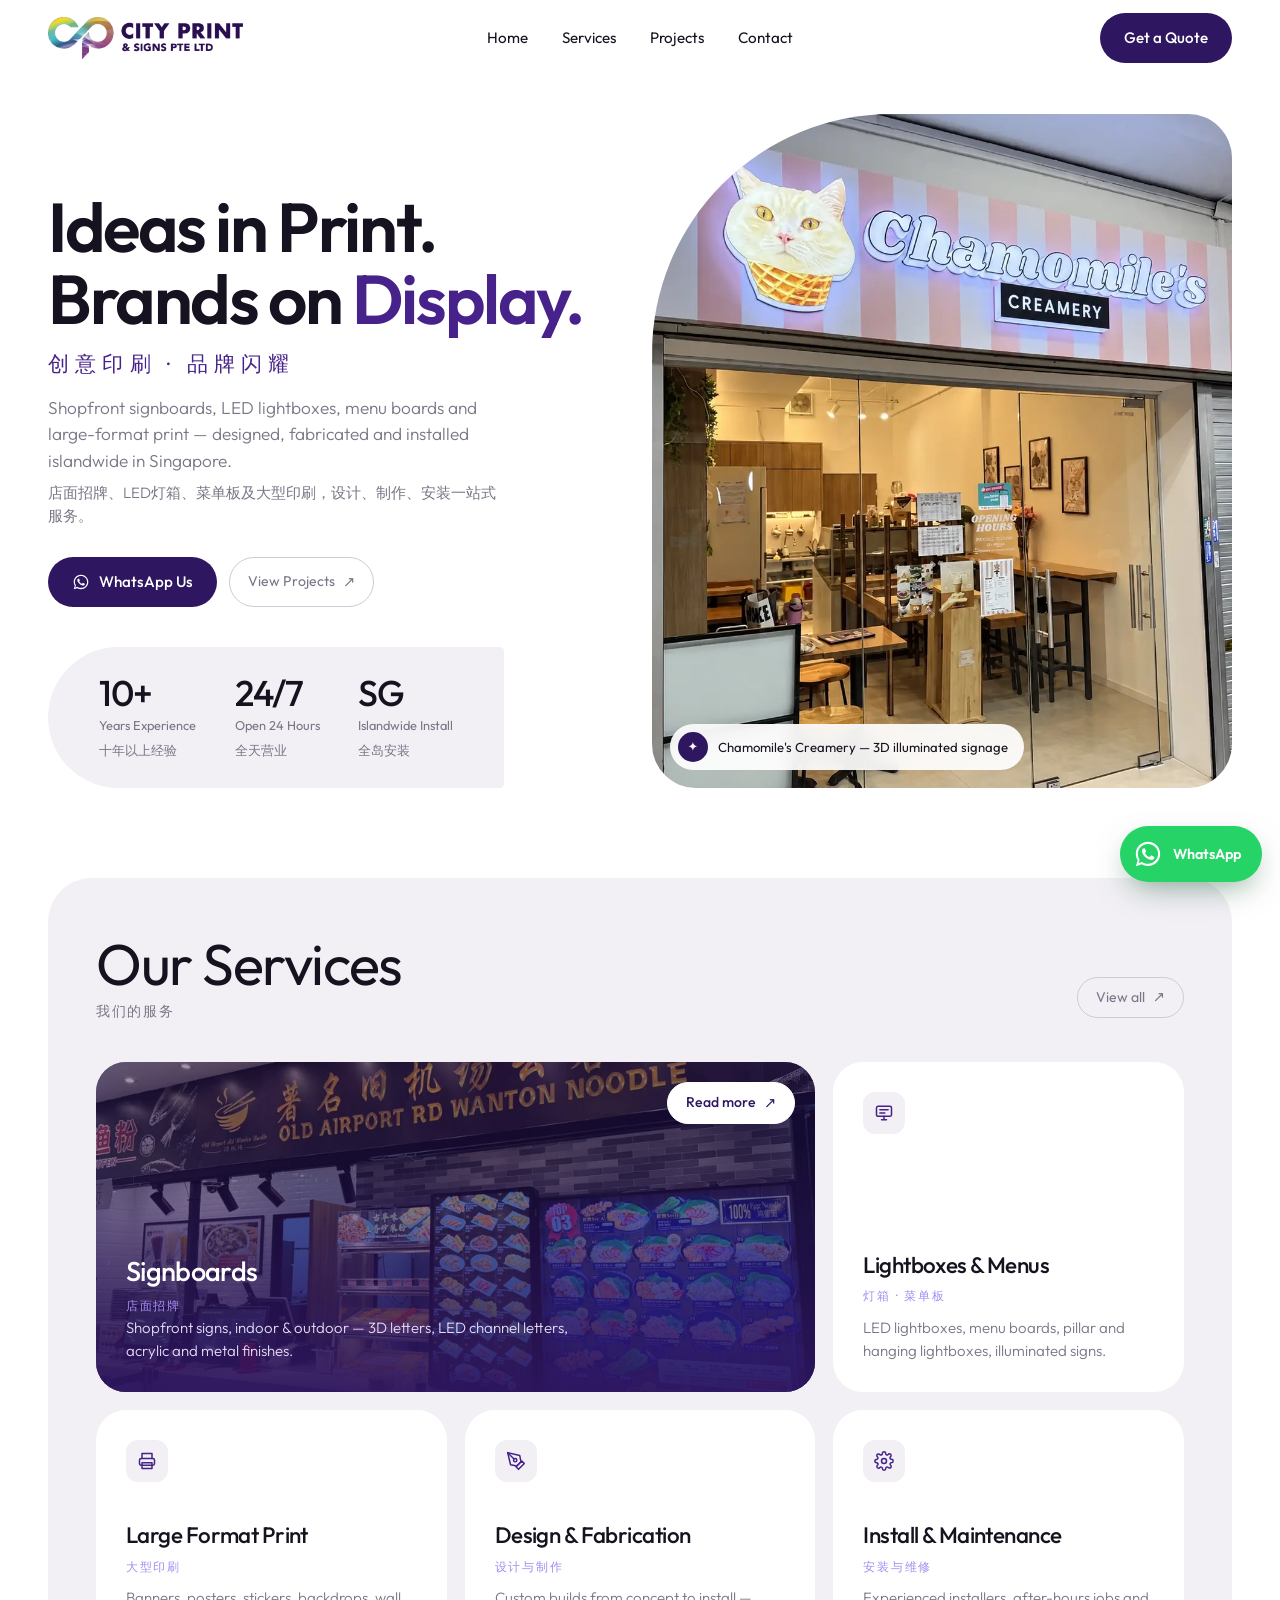
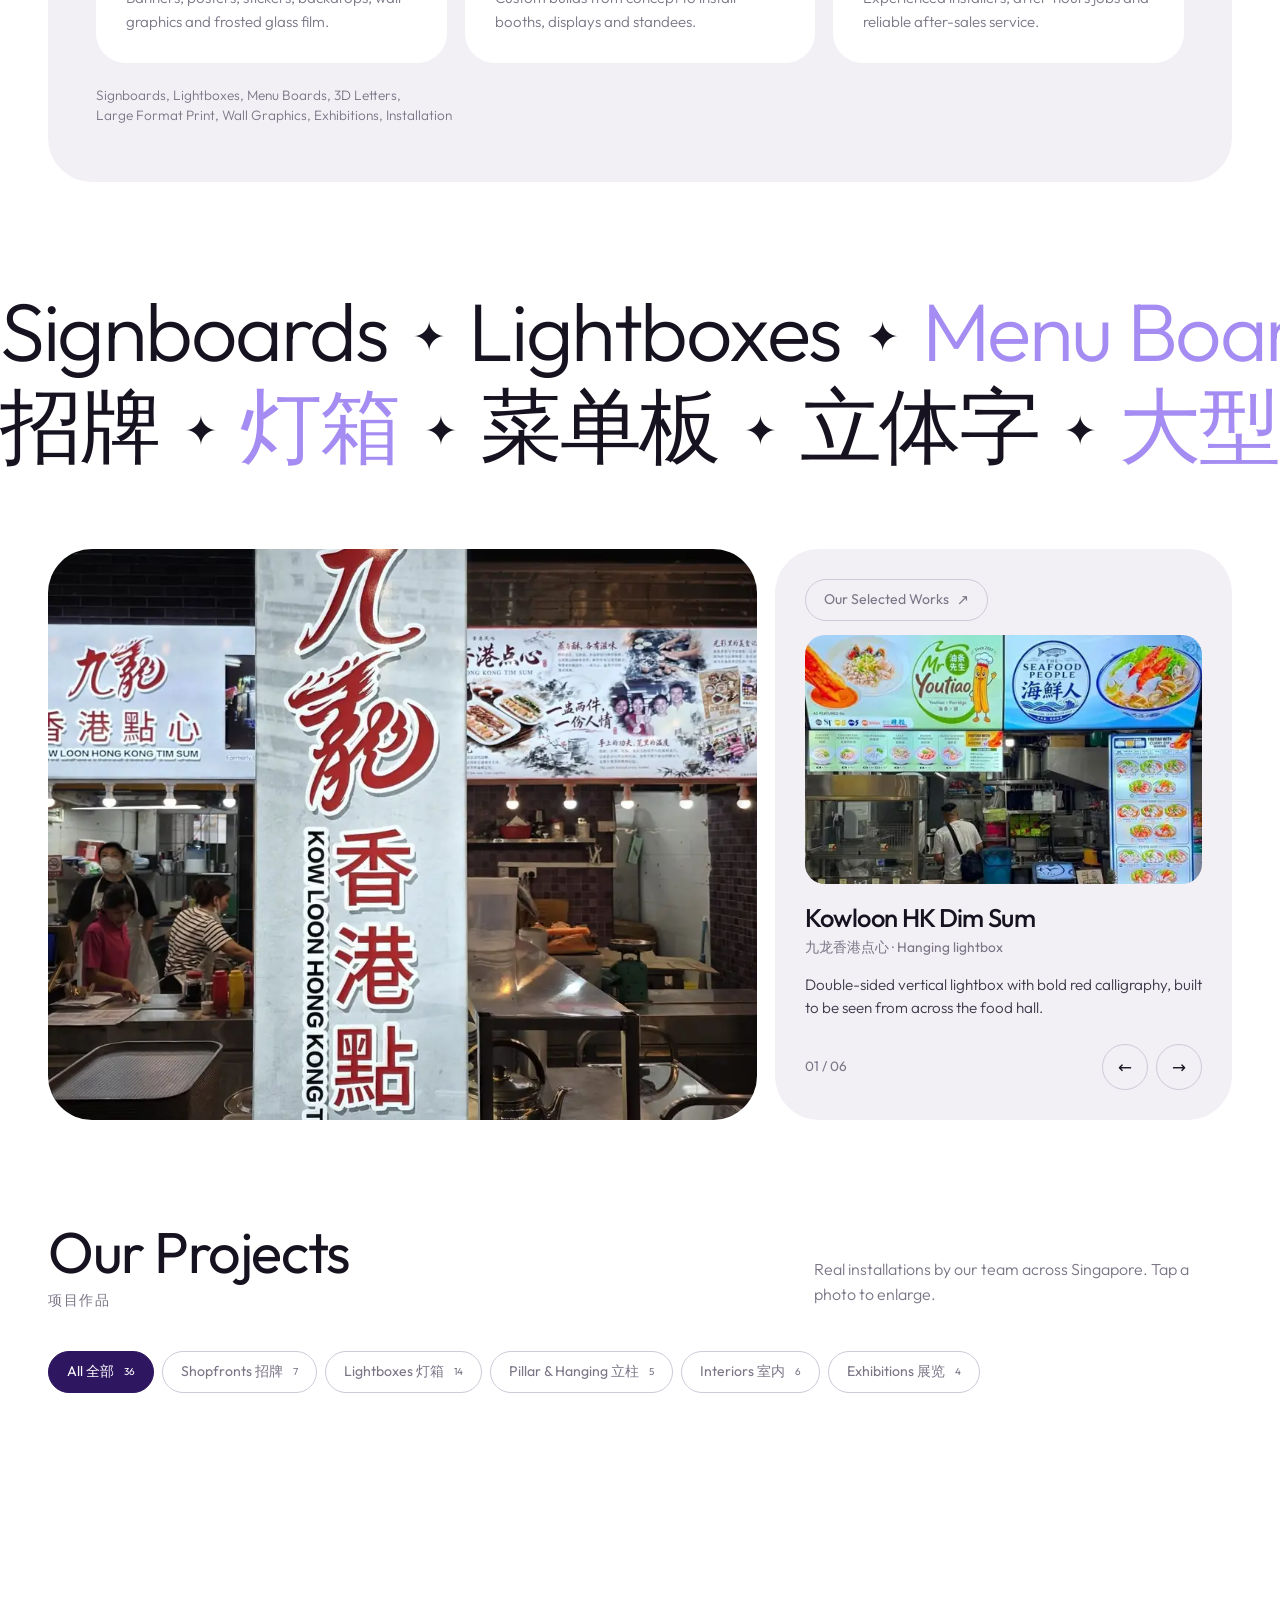
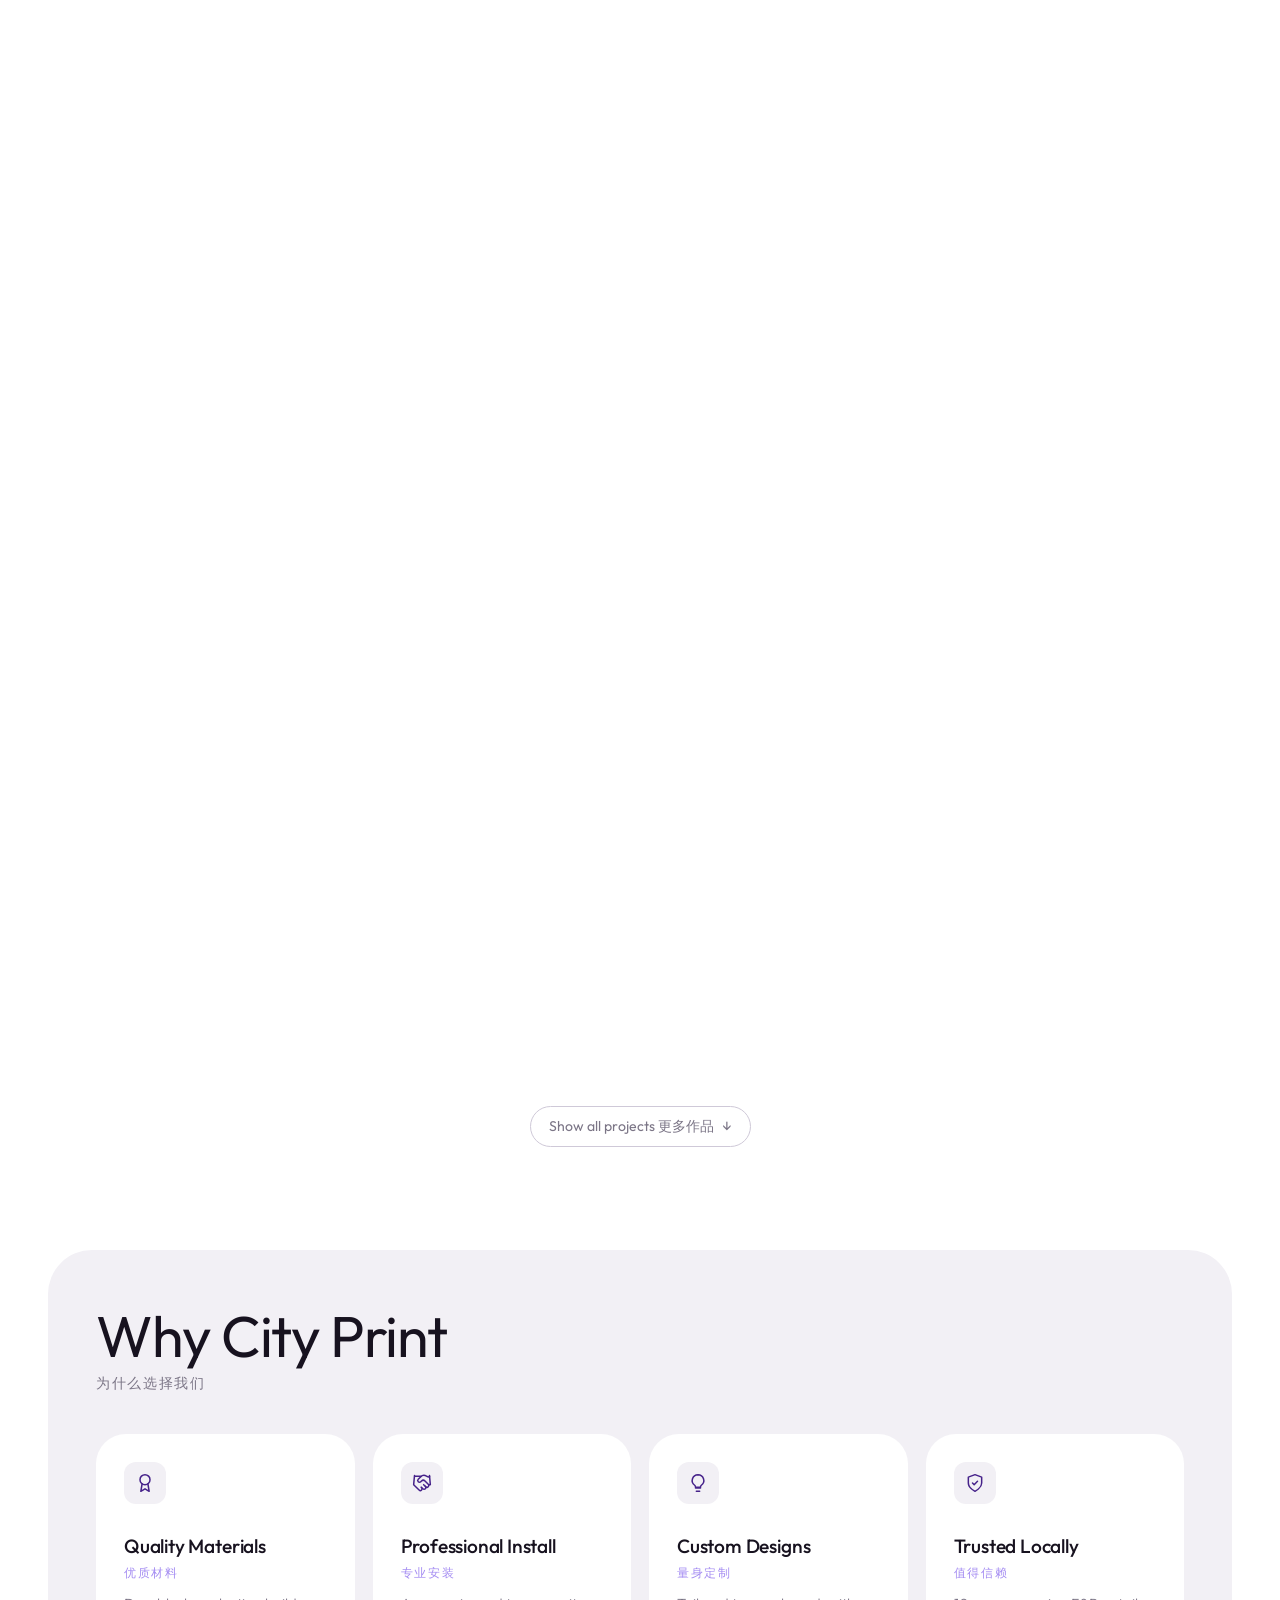
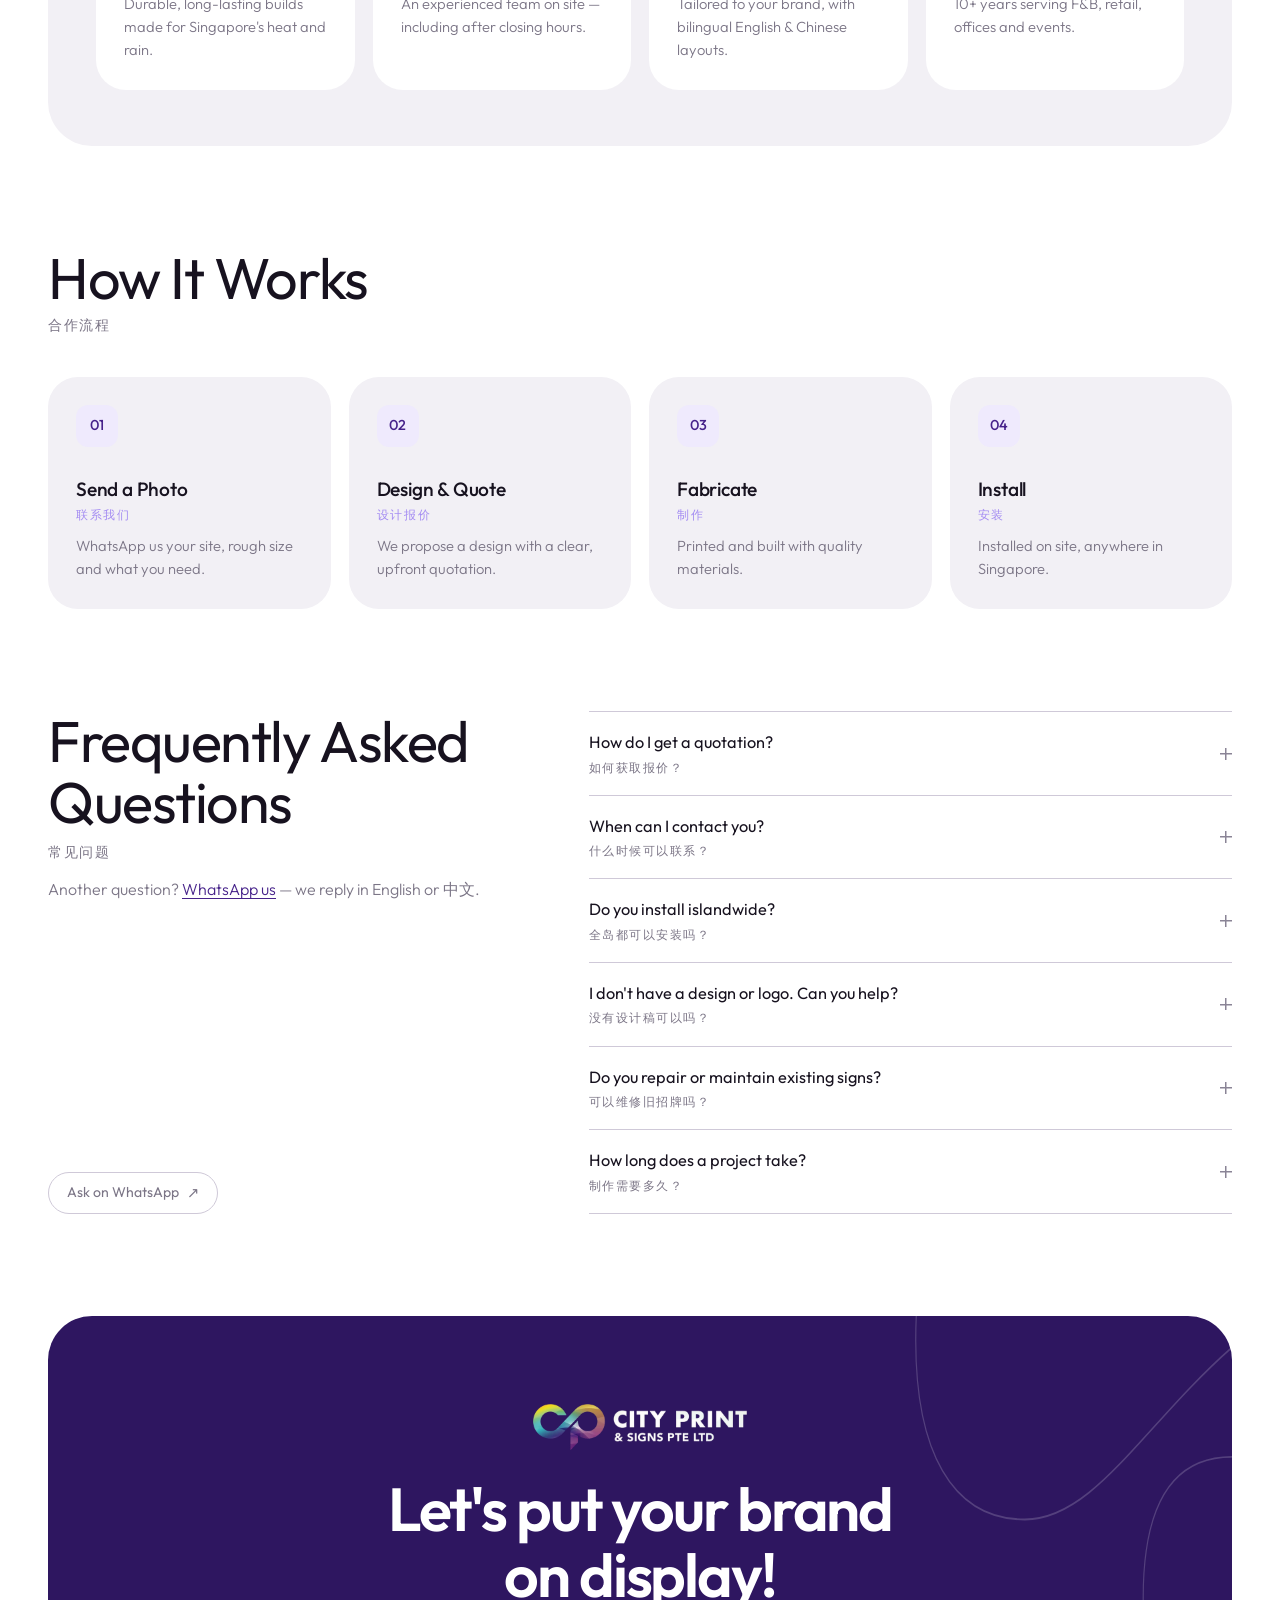
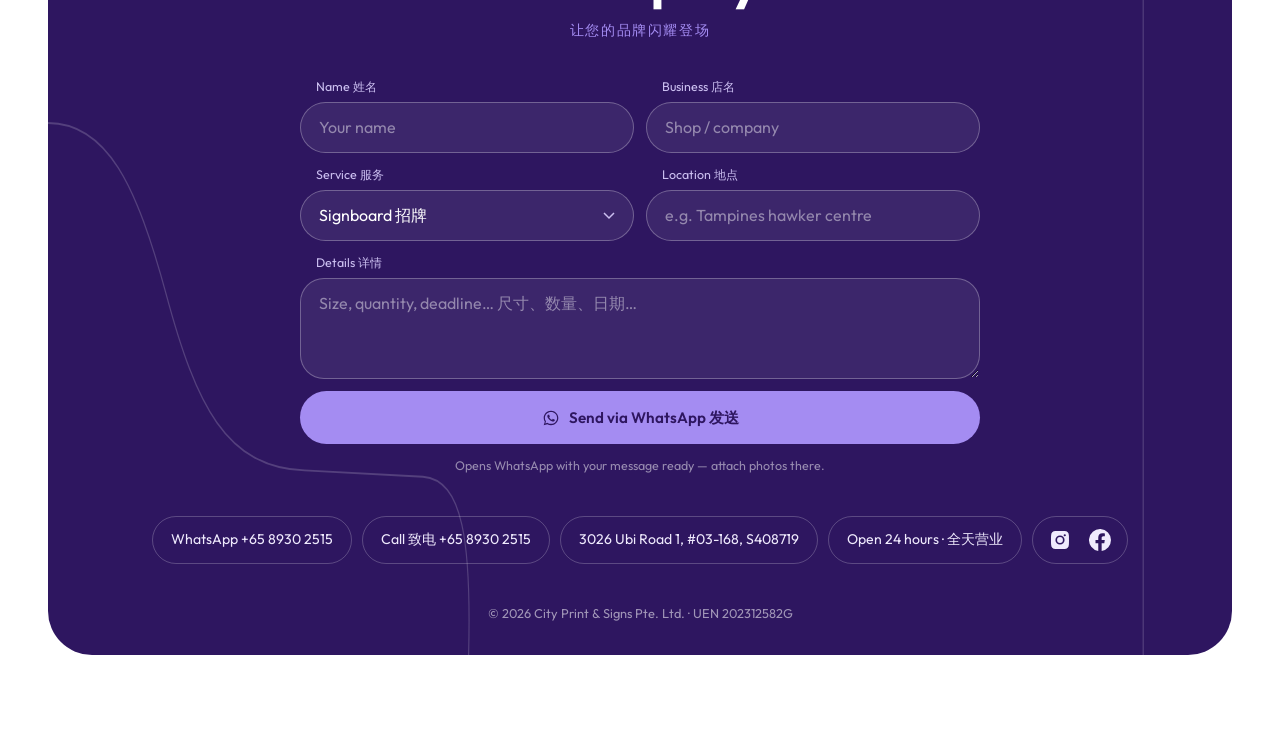
<file: index.html>
<!doctype html>
<html lang="en-SG">
<head>
<meta charset="utf-8">
<meta name="viewport" content="width=device-width, initial-scale=1, viewport-fit=cover">
<title>City Print &amp; Signs Singapore | Signboards, Lightboxes &amp; Printing 招牌 · 灯箱 · 印刷</title>
<meta name="description" content="City Print & Signs Pte. Ltd. — signage specialists in Singapore for 10+ years. Shopfront signboards, LED lightboxes, menu boards, large format printing, design, fabrication and islandwide installation. Open 24 hours. 新加坡招牌、灯箱、菜单板及大型印刷。">
<meta name="theme-color" content="#ffffff">
<link rel="canonical" href="https://cityprint.sg/">
<meta property="og:type" content="website">
<meta property="og:title" content="City Print & Signs — Ideas in Print. Brands on Display.">
<meta property="og:description" content="Signboards, lightboxes, menu boards & large format printing in Singapore. WhatsApp 8930 2515.">
<meta property="og:image" content="https://cityprint.sg/assets/img/og-banner.jpg">
<meta property="og:url" content="https://cityprint.sg/">
<link rel="icon" href="assets/img/favicon-32.png" sizes="32x32">
<link rel="icon" href="assets/img/favicon-48.png" sizes="48x48">
<link rel="manifest" href="site.webmanifest">
<link rel="apple-touch-icon" href="assets/img/apple-touch-icon.png">
<link rel="preload" as="font" type="font/woff2" href="assets/fonts/outfit.woff2" crossorigin>
<link rel="preload" as="image" href="assets/img/work/chamomiles-v2-960.webp" imagesrcset="assets/img/work/chamomiles-v2-480.webp 480w, assets/img/work/chamomiles-v2-960.webp 960w" imagesizes="(max-width: 860px) 92vw, 46vw" fetchpriority="high">
<script type="application/ld+json">
{"@context":"https://schema.org","@type":"LocalBusiness","name":"City Print & Signs Pte. Ltd.","alternateName":"City Print","description":"Your complete signage specialist: signboards, lightboxes, large format printing, design, fabrication and installation.","url":"https://cityprint.sg/","telephone":"+65 8930 2515","image":"https://cityprint.sg/assets/img/og-banner.jpg","logo":"https://cityprint.sg/assets/img/icon-512.png","areaServed":{"@type":"Country","name":"Singapore"},"address":{"@type":"PostalAddress","streetAddress":"3026 Ubi Road 1, #03-168","addressLocality":"Singapore","postalCode":"408719","addressCountry":"SG"},"sameAs":["https://www.instagram.com/cityprintsigns/","https://www.facebook.com/cityprintsg"],"openingHoursSpecification":{"@type":"OpeningHoursSpecification","dayOfWeek":["Monday","Tuesday","Wednesday","Thursday","Friday","Saturday","Sunday"],"opens":"00:00","closes":"23:59"},"identifier":{"@type":"PropertyValue","propertyID":"UEN","value":"202312582G"}}
</script>
<style>
@font-face{font-family:"Outfit";src:url(assets/fonts/outfit.woff2) format("woff2");font-weight:100 900;font-style:normal;font-display:swap}
:root{
  --bg:#fff;--panel:#f2f0f5;--card:#fff;--ink:#17121f;--muted:#7b7586;--line:#e5e1eb;
  --plum:#2e1660;--plum-2:#46228a;--lav:#a48cf2;--lav-soft:#efeafd;--wa:#25d366;
  --font:"Outfit","Helvetica Neue",system-ui,-apple-system,"Segoe UI",Roboto,Arial,"PingFang SC","Hiragino Sans GB","Microsoft YaHei","Noto Sans SC",sans-serif;
  --r-xl:44px;--r-lg:30px;--r-md:20px;
  --gut:clamp(16px,4vw,48px);
  --shadow:0 24px 48px -28px rgba(46,22,96,.28);
}
*{box-sizing:border-box}
html{scroll-behavior:smooth;-webkit-text-size-adjust:100%}
body{margin:0;font-family:var(--font);font-size:16px;font-weight:400;color:var(--ink);background:var(--bg);line-height:1.55;-webkit-font-smoothing:antialiased}
img{display:block;max-width:100%;height:auto}
a{color:inherit;text-decoration:none}
button{font:inherit;color:inherit}
h1,h2,h3{margin:0;font-weight:500;letter-spacing:-.025em}
p{margin:0}
.wrap{width:min(1240px,100% - 2*var(--gut));margin-inline:auto}
.zh{color:var(--muted);letter-spacing:.12em;font-size:.85rem}
.lav{color:var(--lav)}
.plum{color:var(--plum-2)}

/* pills */
.btn{display:inline-flex;align-items:center;justify-content:center;gap:9px;padding:13px 24px;border-radius:999px;border:0;background:var(--plum);color:#fff;font-size:.95rem;font-weight:500;cursor:pointer;transition:background .25s,transform .2s}
.btn:hover{background:var(--plum-2)}
.btn:active{transform:scale(.97)}
.btn svg{width:18px;height:18px;flex:none}
.pill{display:inline-flex;align-items:center;gap:8px;padding:9px 18px;border-radius:999px;border:1px solid #cfc9d8;background:transparent;color:var(--muted);font-size:.88rem;cursor:pointer;transition:all .25s;white-space:nowrap}
.pill:hover{border-color:var(--plum);color:var(--plum)}
.pill.dark{background:var(--plum);border-color:var(--plum);color:#fff}
.pill.white{background:#fff;border-color:#fff;color:var(--plum);font-weight:500}
.arr{font-size:1.05em;line-height:1}

/* header */
.hdr{position:sticky;top:0;z-index:30;background:rgba(255,255,255,.88);backdrop-filter:blur(14px);-webkit-backdrop-filter:blur(14px)}
.nav{display:grid;grid-template-columns:1fr auto 1fr;align-items:center;height:76px}
.brand img{height:42px;width:auto}
.links{display:flex;gap:34px;font-size:.95rem}
.links a:hover{color:var(--plum-2)}
.nav-cta{justify-self:end}
.menu-btn{display:none;justify-self:end;width:46px;height:46px;border-radius:999px;border:1px solid var(--line);background:#fff;cursor:pointer;padding:0}
.menu-btn span{display:block;width:18px;height:1.6px;background:var(--ink);margin:4px auto;transition:transform .25s}
.menu-btn[aria-expanded=true] span:first-child{transform:translateY(2.8px) rotate(45deg)}
.menu-btn[aria-expanded=true] span:last-child{transform:translateY(-2.8px) rotate(-45deg)}

/* hero */
.hero{display:grid;grid-template-columns:1fr 1.05fr;gap:clamp(24px,4vw,56px);align-items:stretch;padding:clamp(20px,3vw,40px) 0 clamp(56px,7vw,96px)}
.hero-l{display:flex;flex-direction:column;justify-content:space-between;gap:40px;padding-top:clamp(24px,6vw,96px)}
.hero h1{font-size:clamp(2.6rem,5.4vw,4.6rem);font-weight:600;line-height:1.04;letter-spacing:-.035em}
.hero h1 .zh{display:block;font-size:.3em;font-weight:400;letter-spacing:.3em;margin-top:18px;color:var(--plum-2)}
.lead{font-size:1.08rem;color:var(--muted);max-width:42ch;margin-top:20px;font-weight:300}
.lead span{display:block;margin-top:6px;font-size:.94rem}
.cta-row{display:flex;flex-wrap:wrap;gap:12px;margin-top:30px}
.stats{display:flex;gap:clamp(20px,3vw,44px);background:var(--panel);border-radius:999px 60px 60px 999px;padding:26px clamp(28px,4vw,52px);width:max-content;max-width:100%}
.stats b{display:block;font-size:clamp(1.7rem,2.8vw,2.3rem);font-weight:500;line-height:1.1;letter-spacing:-.03em}
.stats span{font-size:.8rem;color:var(--muted);white-space:nowrap}
.hero-r{position:relative;background:var(--panel);border-radius:240px var(--r-xl) var(--r-xl) var(--r-xl);overflow:hidden;min-height:520px}
.hero-r img{position:absolute;inset:0;width:100%;height:100%;object-fit:cover;object-position:50% 30%}
.hero-r .tag{position:absolute;left:18px;bottom:18px;display:flex;align-items:center;gap:10px;background:rgba(255,255,255,.92);backdrop-filter:blur(8px);border-radius:999px;padding:8px 16px 8px 8px;font-size:.82rem}
.hero-r .tag i{width:30px;height:30px;border-radius:50%;background:var(--plum);color:#fff;display:grid;place-items:center;font-style:normal;font-size:.8rem}

/* panels */
.panel{background:var(--panel);border-radius:var(--r-xl);padding:clamp(28px,4.5vw,56px) clamp(18px,4vw,48px)}
.sec{margin-top:clamp(56px,8vw,110px)}
.head{display:flex;justify-content:space-between;align-items:end;gap:20px;flex-wrap:wrap;margin-bottom:clamp(28px,4vw,44px)}
.head h2{font-size:clamp(2.2rem,4.6vw,3.6rem);font-weight:400;line-height:1.05}
.head h2 .zh{display:block;font-size:.85rem;font-weight:400;margin-top:10px}

/* services */
.svc{display:grid;grid-template-columns:repeat(3,1fr);gap:18px}
.s{background:var(--card);border-radius:var(--r-lg);padding:30px;display:flex;flex-direction:column;gap:10px;min-height:250px;transition:transform .3s,box-shadow .3s}
.s:hover{transform:translateY(-3px);box-shadow:var(--shadow)}
.s .ic{width:42px;height:42px;border-radius:12px;background:var(--panel);display:grid;place-items:center;color:var(--plum-2);margin-bottom:auto}
.s .ic svg{width:20px;height:20px}
.s h3{font-size:1.4rem;margin-top:26px}
.s h3 small{display:block;font-size:.78rem;font-weight:400;letter-spacing:.14em;color:var(--lav);margin-top:4px}
.s p{color:var(--muted);font-size:.94rem;font-weight:300}
.s.feat{grid-column:span 2;position:relative;overflow:hidden;background:var(--plum);color:#fff;padding:0;justify-content:flex-end;min-height:330px}
.s.feat img{position:absolute;inset:0;width:100%;height:100%;object-fit:cover;opacity:.55;transition:transform .8s}
.s.feat:hover img{transform:scale(1.04)}
.s.feat::after{content:"";position:absolute;inset:0;background:linear-gradient(180deg,rgba(46,22,96,0) 30%,rgba(46,22,96,.92))}
.s.feat .in{position:relative;z-index:1;padding:30px}
.s.feat h3{margin-top:0;font-size:1.7rem}
.s.feat p{color:#e4dcf7;max-width:46ch}
.s.feat .pill{position:absolute;z-index:2;top:20px;right:20px}
.tags{margin-top:22px;color:var(--muted);font-size:.85rem;font-weight:300;line-height:1.5}

/* marquee */
.mq{overflow:hidden;white-space:nowrap;margin-top:clamp(56px,8vw,110px);user-select:none}
.mq div{display:inline-block;font-size:clamp(2.4rem,6.4vw,5.6rem);font-weight:300;letter-spacing:-.03em;line-height:1.15;animation:mq 25s linear infinite;-webkit-transform:translate3d(0,0,0);transform:translate3d(0,0,0)}
.mq div+div{display:block;width:max-content;animation-direction:reverse}
.mq i{font-style:normal;font-size:.5em;vertical-align:.25em;margin:0 .6em;color:var(--ink)}
@keyframes mq{from{transform:translate3d(0,0,0)}to{transform:translate3d(-50%,0,0)}}

/* selected works */
.feat-w{display:grid;grid-template-columns:1.55fr 1fr;gap:18px;align-items:stretch}
.fw-img{border-radius:var(--r-xl);overflow:hidden;background:var(--panel);min-height:460px;position:relative}
.fw-img img{position:absolute;inset:0;width:100%;height:100%;object-fit:cover;transition:opacity .35s}
.fw-card{background:var(--panel);border-radius:var(--r-xl);padding:30px;display:flex;flex-direction:column;gap:14px}
.fw-thumb{border-radius:var(--r-md);overflow:hidden;aspect-ratio:16/10;background:#e9e6ee}
.fw-thumb img{width:100%;height:100%;object-fit:cover}
.fw-card h3{font-size:1.6rem}
.fw-card .sub{color:var(--muted);font-size:.86rem}
.fw-card p.d{font-size:.95rem;font-weight:300;color:#3d3747}
.fw-nav{display:flex;align-items:center;justify-content:space-between;margin-top:auto;padding-top:10px}
.fw-nav span{font-size:.85rem;color:var(--muted)}
.fw-nav div{display:flex;gap:8px}
.circ{width:46px;height:46px;border-radius:999px;border:1px solid #cfc9d8;background:transparent;cursor:pointer;font-size:1.05rem;transition:all .25s}
.circ:hover{background:var(--plum);border-color:var(--plum);color:#fff}

/* gallery */
.filters{display:flex;gap:8px;overflow-x:auto;scrollbar-width:none;margin-bottom:28px;padding-bottom:2px}
.filters::-webkit-scrollbar{display:none}
.filters .pill[aria-pressed=true]{background:var(--plum);border-color:var(--plum);color:#fff}
.filters sup{font-size:.62rem;margin-left:2px}
.gal{display:grid;grid-template-columns:repeat(4,minmax(0,1fr));gap:18px}
.w{margin:0;min-width:0;background:#fff;border-radius:var(--r-lg);padding:8px 8px 14px;content-visibility:auto;contain-intrinsic-size:auto 420px;transition:box-shadow .3s}
.w:hover{box-shadow:var(--shadow)}
.w[hidden]{display:none}
.w button{display:block;width:100%;padding:0;border:0;background:var(--panel);cursor:zoom-in;overflow:hidden;border-radius:22px}
.w img{width:100%;aspect-ratio:4/5;object-fit:cover;transition:transform .7s}
.w button:hover img{transform:scale(1.04)}
.w figcaption{padding:12px 8px 0;font-size:.86rem;line-height:1.4}
.w b{display:block;font-weight:500;white-space:nowrap;overflow:hidden;text-overflow:ellipsis}
.w span{color:var(--muted);font-size:.76rem;font-weight:300}
.more{display:flex;justify-content:center;margin-top:30px}
dialog{border:0;padding:0;background:transparent;max-width:min(96vw,900px);max-height:92vh}
dialog::backdrop{background:rgba(23,18,31,.9)}
dialog img{max-height:84vh;width:auto;margin:auto;border-radius:24px}
dialog p{color:#eee;text-align:center;margin-top:14px;font-size:.86rem}
dialog button{position:fixed;top:16px;right:16px;width:48px;height:48px;border-radius:999px;border:0;background:#fff;font-size:1.4rem;cursor:pointer}

/* cards rows */
.cards{display:grid;grid-template-columns:repeat(4,1fr);gap:18px;list-style:none;margin:0;padding:0;counter-reset:n}
.cards li{background:#fff;border-radius:var(--r-lg);padding:28px;counter-increment:n}
.cards .ic{width:42px;height:42px;border-radius:12px;background:var(--panel);display:grid;place-items:center;color:var(--plum-2)}
.cards .ic svg{width:20px;height:20px}
.cards.num li::before{content:"0" counter(n);display:inline-grid;place-items:center;width:42px;height:42px;border-radius:12px;background:var(--lav-soft);color:var(--plum-2);font-weight:500;font-size:.9rem}
.cards b{display:block;font-size:1.2rem;font-weight:500;margin-top:28px;letter-spacing:-.01em}
.cards small{display:block;font-size:.76rem;letter-spacing:.14em;color:var(--lav);margin:2px 0 10px}
.cards span{display:block;color:var(--muted);font-size:.92rem;font-weight:300}

/* reviews */
.rev{display:grid;grid-template-columns:repeat(3,1fr);gap:18px}
.rev figure{margin:0;background:#fff;border-radius:var(--r-xl);padding:30px;box-shadow:var(--shadow)}
.rev blockquote{margin:0;font-size:1rem;line-height:1.5}
.rev cite{display:block;margin-top:18px;font-style:normal;font-size:.9rem}
.rev cite small{display:block;color:var(--muted)}

/* faq */
.faq{display:grid;grid-template-columns:1fr 1.35fr;gap:clamp(28px,5vw,72px)}
.faq h2{font-size:clamp(2.2rem,4.6vw,3.6rem);font-weight:400;line-height:1.05}
.faq .note{color:var(--muted);margin-top:14px;font-weight:300}
.faq .note a{color:var(--plum-2);text-decoration:underline;text-underline-offset:3px}
.faq-l{display:flex;flex-direction:column;justify-content:space-between;gap:28px;align-items:flex-start}
.q{border-top:1px solid #cfc9d8}
details{border-bottom:1px solid #cfc9d8}
summary{cursor:pointer;list-style:none;display:flex;justify-content:space-between;align-items:center;gap:20px;padding:18px 0;font-size:1.02rem}
summary::-webkit-details-marker{display:none}
summary small{display:block;font-size:.78rem;letter-spacing:.12em;color:var(--muted);margin-top:2px}
summary::after{content:"";flex:none;width:12px;height:12px;background:linear-gradient(#8a8496,#8a8496) center/100% 1.5px no-repeat,linear-gradient(#8a8496,#8a8496) center/1.5px 100% no-repeat;transition:transform .3s}
details[open] summary::after{transform:rotate(45deg);filter:brightness(0)}
details p{margin:-4px 0 20px;color:var(--muted);font-size:.94rem;font-weight:300;max-width:62ch}

/* contact CTA */
.cta{position:relative;overflow:hidden;background:var(--plum);color:#fff;border-radius:var(--r-xl);padding:clamp(48px,7vw,88px) clamp(20px,5vw,72px) 32px;text-align:center}
.cta .deco{position:absolute;inset:0;width:100%;height:100%;pointer-events:none}
.cta > *:not(.deco){position:relative}
.cta .logo{height:46px;width:auto;margin:0 auto 26px}
.cta h2{font-size:clamp(2.1rem,4.8vw,3.8rem);font-weight:600;line-height:1.08;letter-spacing:-.035em}
.cta h2 + .zh{display:block;color:var(--lav);margin-top:12px}
form{display:grid;grid-template-columns:1fr 1fr;gap:12px;max-width:680px;margin:36px auto 0;text-align:left}
label{display:grid;gap:6px;font-size:.78rem;color:#cbbff0;padding-left:16px}
label.full{grid-column:1/-1}
input,select,textarea{width:100%;margin-left:-16px;width:calc(100% + 16px);font:inherit;font-size:16px;color:#fff;background:rgba(255,255,255,.07);border:1px solid rgba(255,255,255,.28);border-radius:999px;padding:12px 18px;outline:none;transition:border-color .25s,background .25s;-webkit-appearance:none;appearance:none}
textarea{border-radius:24px;resize:vertical}
select{background:rgba(255,255,255,.07) url("data:image/svg+xml,%3Csvg xmlns='http://www.w3.org/2000/svg' width='12' height='8'%3E%3Cpath d='M1 1l5 5 5-5' fill='none' stroke='%23cbbff0' stroke-width='1.5'/%3E%3C/svg%3E") right 18px center no-repeat}
select option{color:var(--ink)}
input:focus,select:focus,textarea:focus{border-color:var(--lav);background-color:rgba(255,255,255,.11)}
input::placeholder,textarea::placeholder{color:rgba(255,255,255,.45)}
form .btn{grid-column:1/-1;background:var(--lav);color:var(--plum);font-weight:600;padding:15px}
form .btn:hover{background:#b9a6f6}
.fine{grid-column:1/-1;text-align:center;font-size:.78rem;color:rgba(255,255,255,.5)}
.info{display:flex;flex-wrap:wrap;justify-content:center;gap:10px;margin-top:40px}
.info a,.info span{display:inline-flex;align-items:center;gap:8px;padding:10px 18px;border-radius:999px;border:1px solid rgba(255,255,255,.22);font-size:.88rem;color:#efeafd;transition:all .25s}
.info a:hover{background:rgba(255,255,255,.1)}
.info .soc{gap:6px;padding:6px 10px}
.info .soc a{border:0;padding:6px;border-radius:999px}
.info .soc svg{width:22px;height:22px}
.copy{margin-top:40px;font-size:.8rem;color:rgba(255,255,255,.55)}
.foot-gap{height:clamp(40px,6vw,80px)}

/* floating whatsapp */
.fab{position:fixed;right:max(18px,env(safe-area-inset-right));bottom:max(18px,env(safe-area-inset-bottom));z-index:40;display:flex;align-items:center;gap:10px;background:var(--wa);color:#fff;border-radius:999px;padding:13px;box-shadow:0 12px 32px -10px rgba(16,80,40,.55);transition:transform .25s}
.fab:hover{transform:translateY(-2px)}
.fab svg{width:30px;height:30px}
.fab span{padding-right:8px;font-size:.9rem;font-weight:600}

@media (max-width:1000px){
  .svc{grid-template-columns:1fr 1fr}
  .cards{grid-template-columns:1fr 1fr}
  .gal{grid-template-columns:repeat(3,minmax(0,1fr))}
  .feat-w{grid-template-columns:1fr}
  .fw-img{min-height:380px}
  .fw-thumb{display:none}
}
@media (max-width:860px){
  .nav{grid-template-columns:1fr auto;height:68px}
  .brand img{height:36px}
  .links{position:fixed;inset:68px 12px auto 12px;flex-direction:column;gap:0;background:#fff;border-radius:28px;padding:10px 22px 22px;box-shadow:0 30px 60px -20px rgba(46,22,96,.35);transform:translateY(-12px);opacity:0;pointer-events:none;transition:all .25s}
  .links.open{transform:none;opacity:1;pointer-events:auto}
  .links a{padding:15px 0;border-bottom:1px solid var(--line)}
  .links .btn{border:0;margin-top:16px;color:#fff}
  .nav-cta{display:none}
  .menu-btn{display:block}
  .hero{grid-template-columns:1fr;gap:28px}
  .hero-l{padding-top:20px;gap:30px}
  .hero-r{min-height:0;aspect-ratio:1/1;border-radius:160px var(--r-xl) var(--r-xl) var(--r-xl)}
  .faq,.rev{grid-template-columns:1fr}
}
@media (max-width:560px){
  :root{--r-xl:32px;--r-lg:24px}
  .svc,.cards{grid-template-columns:1fr}
  .s.feat{grid-column:auto;min-height:300px}
  .s{min-height:0}
  .s h3{margin-top:18px}
  .gal{grid-template-columns:1fr 1fr;gap:10px}
  .w{padding:6px 6px 10px;border-radius:20px}
  .w button{border-radius:16px}
  .w figcaption{padding:8px 4px 0}
  .stats{width:100%;justify-content:space-between;border-radius:32px;padding:20px 22px;gap:12px}
  .stats span{white-space:normal;display:block;font-size:.74rem;line-height:1.3}
  form{grid-template-columns:1fr}
  .fab span{display:none}
  .fw-card{padding:22px}
}
@media (prefers-reduced-motion:reduce){html{scroll-behavior:auto}.s,.w img,.s.feat img{transition:none}.mq div{animation-duration:60s}}
</style>
</head>
<body>
<header class="hdr">
  <div class="wrap nav">
    <a class="brand" href="#top" aria-label="City Print & Signs home"><img src="assets/img/logo.webp" alt="City Print &amp; Signs Pte Ltd" width="640" height="138"></a>
    <nav class="links" id="links">
      <a href="#top">Home</a>
      <a href="#services">Services</a>
      <a href="#work">Projects</a>
      <a href="#contact">Contact</a>
      <a class="btn" href="https://wa.me/6589302515" target="_blank" rel="noopener" style="display:none" id="navWa">WhatsApp Us</a>
    </nav>
    <a class="btn nav-cta" href="https://wa.me/6589302515?text=Hi%20City%20Print%2C%20I%27d%20like%20a%20quote." target="_blank" rel="noopener">Get a Quote</a>
    <button class="menu-btn" id="menuBtn" aria-label="Menu" aria-expanded="false" aria-controls="links"><span></span><span></span></button>
  </div>
</header>

<main id="top">
  <section class="wrap hero">
    <div class="hero-l">
      <div>
        <h1>Ideas in Print.<br>Brands on <span class="plum">Display.</span><span class="zh" lang="zh-Hans">创意印刷 · 品牌闪耀</span></h1>
        <p class="lead">Shopfront signboards, LED lightboxes, menu boards and large-format print — designed, fabricated and installed islandwide in Singapore.<span lang="zh-Hans">店面招牌、LED灯箱、菜单板及大型印刷，设计、制作、安装一站式服务。</span></p>
        <div class="cta-row">
          <a class="btn" href="https://wa.me/6589302515?text=Hi%20City%20Print%2C%20I%27d%20like%20a%20quote." target="_blank" rel="noopener"><svg viewBox="0 0 32 32" fill="currentColor" aria-hidden="true"><path d="M16 3C8.8 3 3 8.7 3 15.8c0 2.5.7 4.9 2 7L3 29l6.4-2c2 1.1 4.3 1.7 6.6 1.7 7.2 0 13-5.7 13-12.8S23.2 3 16 3zm0 23.4c-2.1 0-4.1-.6-5.9-1.7l-.4-.3-3.8 1.2 1.2-3.7-.3-.4a10.4 10.4 0 0 1-1.6-5.6C5.2 10 10 5.3 16 5.3S26.8 10 26.8 15.8 22 26.4 16 26.4zm5.9-7.8c-.3-.2-1.9-1-2.2-1-.3-.1-.5-.2-.7.2l-1 1.2c-.2.2-.4.2-.7.1-.3-.2-1.4-.5-2.6-1.6-1-.9-1.6-1.9-1.8-2.2-.2-.3 0-.5.1-.7l.5-.6.3-.5c.1-.2 0-.4 0-.6l-1-2.4c-.3-.6-.5-.5-.7-.5h-.6c-.2 0-.6.1-.9.4-.3.3-1.1 1.1-1.1 2.7s1.2 3.2 1.3 3.4c.2.2 2.3 3.5 5.6 4.9 2.8 1.1 3.3.9 3.9.8.6-.1 1.9-.8 2.2-1.5.3-.8.3-1.4.2-1.5-.1-.2-.3-.3-.6-.4z"/></svg> WhatsApp Us</a>
          <a class="pill" href="#work">View Projects <span class="arr">↗</span></a>
        </div>
      </div>
      <div class="stats">
        <div><b>10+</b><span>Years Experience<br>十年以上经验</span></div>
        <div><b>24/7</b><span>Open 24 Hours<br>全天营业</span></div>
        <div><b>SG</b><span>Islandwide Install<br>全岛安装</span></div>
      </div>
    </div>
    <div class="hero-r">
      <img src="assets/img/work/chamomiles-v2-960.webp" srcset="assets/img/work/chamomiles-v2-480.webp 480w, assets/img/work/chamomiles-v2-960.webp 960w" sizes="(max-width: 860px) 92vw, 46vw" alt="Illuminated 3D shopfront sign for Chamomile's Creamery by City Print" width="960" height="1280" fetchpriority="high">
      <div class="tag"><i>✦</i>Chamomile's Creamery — 3D illuminated signage</div>
    </div>
  </section>

  <section class="wrap" id="services">
    <div class="panel">
      <div class="head">
        <h2>Our Services<span class="zh" lang="zh-Hans">我们的服务</span></h2>
        <a class="pill" href="#work">View all <span class="arr">↗</span></a>
      </div>
      <div class="svc">
        <a class="s feat" href="#work" data-go="shop">
          <img src="assets/img/work/old-airport-wanton-960.webp" alt="" width="960" height="720" loading="lazy" decoding="async">
          <span class="pill white">Read more <span class="arr">↗</span></span>
          <div class="in"><h3>Signboards<small lang="zh-Hans">店面招牌</small></h3><p>Shopfront signs, indoor &amp; outdoor — 3D letters, LED channel letters, acrylic and metal finishes.</p></div>
        </a>
        <a class="s" href="#work" data-go="light"><span class="ic"><svg viewBox="0 0 24 24" fill="none" stroke="currentColor" stroke-width="1.8" stroke-linecap="round" stroke-linejoin="round" aria-hidden="true"><rect x="3" y="4" width="18" height="12" rx="2"/><path d="M7 8h10M7 12h6M9 20h6M12 16v4"/></svg></span><h3>Lightboxes &amp; Menus<small lang="zh-Hans">灯箱 · 菜单板</small></h3><p>LED lightboxes, menu boards, pillar and hanging lightboxes, illuminated signs.</p></a>
        <a class="s" href="#work" data-go="office"><span class="ic"><svg viewBox="0 0 24 24" fill="none" stroke="currentColor" stroke-width="1.8" stroke-linecap="round" stroke-linejoin="round" aria-hidden="true"><path d="M6 9V3h12v6"/><rect x="3" y="9" width="18" height="8" rx="2"/><path d="M6 14h12v7H6z"/></svg></span><h3>Large Format Print<small lang="zh-Hans">大型印刷</small></h3><p>Banners, posters, stickers, backdrops, wall graphics and frosted glass film.</p></a>
        <a class="s" href="#work" data-go="expo"><span class="ic"><svg viewBox="0 0 24 24" fill="none" stroke="currentColor" stroke-width="1.8" stroke-linecap="round" stroke-linejoin="round" aria-hidden="true"><path d="M12 19l7-7 3 3-7 7-3-3z"/><path d="M18 13l-1.5-7.5L2 2l3.5 14.5L13 18l5-5z"/><path d="M2 2l7.6 7.6"/><circle cx="11" cy="11" r="2"/></svg></span><h3>Design &amp; Fabrication<small lang="zh-Hans">设计与制作</small></h3><p>Custom builds from concept to install — booths, displays and standees.</p></a>
        <a class="s" href="#work" data-go="pillar"><span class="ic"><svg viewBox="0 0 24 24" fill="none" stroke="currentColor" stroke-width="1.8" stroke-linecap="round" stroke-linejoin="round" aria-hidden="true"><circle cx="12" cy="12" r="3"/><path d="M19.4 15a1.7 1.7 0 0 0 .3 1.8l.1.1a2 2 0 1 1-2.8 2.8l-.1-.1a1.7 1.7 0 0 0-1.8-.3 1.7 1.7 0 0 0-1 1.5V21a2 2 0 1 1-4 0v-.1a1.7 1.7 0 0 0-1.1-1.5 1.7 1.7 0 0 0-1.8.3l-.1.1a2 2 0 1 1-2.8-2.8l.1-.1a1.7 1.7 0 0 0 .3-1.8 1.7 1.7 0 0 0-1.5-1H3a2 2 0 1 1 0-4h.1a1.7 1.7 0 0 0 1.5-1.1 1.7 1.7 0 0 0-.3-1.8l-.1-.1a2 2 0 1 1 2.8-2.8l.1.1a1.7 1.7 0 0 0 1.8.3H9a1.7 1.7 0 0 0 1-1.5V3a2 2 0 1 1 4 0v.1a1.7 1.7 0 0 0 1 1.5 1.7 1.7 0 0 0 1.8-.3l.1-.1a2 2 0 1 1 2.8 2.8l-.1.1a1.7 1.7 0 0 0-.3 1.8V9a1.7 1.7 0 0 0 1.5 1H21a2 2 0 1 1 0 4h-.1a1.7 1.7 0 0 0-1.5 1z"/></svg></span><h3>Install &amp; Maintenance<small lang="zh-Hans">安装与维修</small></h3><p>Experienced installers, after-hours jobs and reliable after-sales service.</p></a>
      </div>
      <p class="tags">Signboards, Lightboxes, Menu Boards, 3D Letters,<br>Large Format Print, Wall Graphics, Exhibitions, Installation</p>
    </div>
  </section>

  <div class="mq" aria-hidden="true">
    <div>Signboards<i>✦</i>Lightboxes<i>✦</i><span class="lav">Menu Boards</span><i>✦</i>3D Letters<i>✦</i>Large Format<i>✦</i>Installation<i>✦</i>Signboards<i>✦</i>Lightboxes<i>✦</i><span class="lav">Menu Boards</span><i>✦</i>3D Letters<i>✦</i>Large Format<i>✦</i>Installation<i>✦</i></div>
    <div lang="zh-Hans">招牌<i>✦</i><span class="lav">灯箱</span><i>✦</i>菜单板<i>✦</i>立体字<i>✦</i><span class="lav">大型印刷</span><i>✦</i>展览<i>✦</i>安装维修<i>✦</i>招牌<i>✦</i><span class="lav">灯箱</span><i>✦</i>菜单板<i>✦</i>立体字<i>✦</i><span class="lav">大型印刷</span><i>✦</i>展览<i>✦</i>安装维修<i>✦</i></div>
  </div>

  <section class="wrap sec" style="margin-top:clamp(40px,6vw,80px)">
    <div class="feat-w">
      <div class="fw-img"><img id="fwImg" src="assets/img/work/kowloon-dimsum-960.webp" alt="Kowloon Hong Kong Dim Sum hanging lightbox" width="960" height="1280" loading="lazy" decoding="async"></div>
      <div class="fw-card">
        <div><a class="pill" href="#work">Our Selected Works <span class="arr">↗</span></a></div>
        <div class="fw-thumb"><img id="fwThumb" src="assets/img/work/youtiao-fish-soup-480.webp" alt="" width="480" height="640" loading="lazy" decoding="async"></div>
        <div><h3 id="fwT">Kowloon HK Dim Sum</h3><p class="sub" id="fwS">九龙香港点心 · Hanging lightbox</p></div>
        <p class="d" id="fwD">Double-sided vertical lightbox with bold red calligraphy, built to be seen from across the food hall.</p>
        <div class="fw-nav"><span id="fwN">01 / 06</span><div><button class="circ" type="button" data-dir="-1" aria-label="Previous project">←</button><button class="circ" type="button" data-dir="1" aria-label="Next project">→</button></div></div>
      </div>
    </div>
  </section>

  <section class="wrap sec" id="work">
    <div class="head">
      <h2>Our Projects<span class="zh" lang="zh-Hans">项目作品</span></h2>
      <p style="color:var(--muted);max-width:38ch;font-weight:300">Real installations by our team across Singapore. Tap a photo to enlarge.</p>
    </div>
    <div class="filters" role="group" aria-label="Filter projects">
      <button class="pill" type="button" data-f="all" aria-pressed="true">All 全部</button>
      <button class="pill" type="button" data-f="shop" aria-pressed="false">Shopfronts 招牌</button>
      <button class="pill" type="button" data-f="light" aria-pressed="false">Lightboxes 灯箱</button>
      <button class="pill" type="button" data-f="pillar" aria-pressed="false">Pillar &amp; Hanging 立柱</button>
      <button class="pill" type="button" data-f="office" aria-pressed="false">Interiors 室内</button>
      <button class="pill" type="button" data-f="expo" aria-pressed="false">Exhibitions 展览</button>
    </div>
    <div class="gal" id="gal">
      <figure class="w" data-cat="shop"><button type="button" data-full="assets/img/work/chamomiles-v2-960.webp" aria-label="View larger: Chamomile's Creamery"><img src="assets/img/work/chamomiles-v2-480.webp" alt="Chamomile's Creamery — 发光立体店面招牌 · Illuminated 3D shopfront" width="480" height="640" loading="lazy" decoding="async"></button><figcaption><b>Chamomile's Creamery</b><span>发光立体店面招牌 · Illuminated 3D shopfront</span></figcaption></figure>
        <figure class="w" data-cat="pillar"><button type="button" data-full="assets/img/work/kowloon-dimsum-960.webp" aria-label="View larger: Kowloon HK Dim Sum 九龙香港点心"><img src="assets/img/work/kowloon-dimsum-480.webp" alt="Kowloon HK Dim Sum 九龙香港点心 — 悬挂灯箱 · Hanging lightbox" width="480" height="640" loading="lazy" decoding="async"></button><figcaption><b>Kowloon HK Dim Sum 九龙香港点心</b><span>悬挂灯箱 · Hanging lightbox</span></figcaption></figure>
        <figure class="w" data-cat="light"><button type="button" data-full="assets/img/work/youtiao-fish-soup-960.webp" aria-label="View larger: Youtiao Porridge · Fish Soup"><img src="assets/img/work/youtiao-fish-soup-480.webp" alt="Youtiao Porridge · Fish Soup — 菜单灯箱 · Menu lightboxes" width="480" height="640" loading="lazy" decoding="async"></button><figcaption><b>Youtiao Porridge · Fish Soup</b><span>菜单灯箱 · Menu lightboxes</span></figcaption></figure>
        <figure class="w" data-cat="shop"><button type="button" data-full="assets/img/work/old-airport-wanton-960.webp" aria-label="View larger: Old Airport Rd Wanton Noodle"><img src="assets/img/work/old-airport-wanton-480.webp" alt="Old Airport Rd Wanton Noodle — 招牌与菜单灯箱 · Signboard & menu" width="480" height="640" loading="lazy" decoding="async"></button><figcaption><b>Old Airport Rd Wanton Noodle</b><span>招牌与菜单灯箱 · Signboard & menu</span></figcaption></figure>
        <figure class="w" data-cat="expo"><button type="button" data-full="assets/img/work/expo-booth-1-960.webp" aria-label="View larger: Exhibition booth"><img src="assets/img/work/expo-booth-1-480.webp" alt="Exhibition booth — 展位搭建与印刷 · Build & graphics" width="480" height="640" loading="lazy" decoding="async"></button><figcaption><b>Exhibition booth</b><span>展位搭建与印刷 · Build & graphics</span></figcaption></figure>
        <figure class="w" data-cat="office"><button type="button" data-full="assets/img/work/emerald-travels-960.webp" aria-label="View larger: Emerald Travels"><img src="assets/img/work/emerald-travels-480.webp" alt="Emerald Travels — 办公室墙面 · Office wall graphics" width="480" height="640" loading="lazy" decoding="async"></button><figcaption><b>Emerald Travels</b><span>办公室墙面 · Office wall graphics</span></figcaption></figure>
        <figure class="w" data-cat="light"><button type="button" data-full="assets/img/work/tian-tian-960.webp" aria-label="View larger: Tian Tian Jian Mian 天天见面"><img src="assets/img/work/tian-tian-480.webp" alt="Tian Tian Jian Mian 天天见面 — 招牌与立柱灯箱 · Signboard & pillar" width="480" height="640" loading="lazy" decoding="async"></button><figcaption><b>Tian Tian Jian Mian 天天见面</b><span>招牌与立柱灯箱 · Signboard & pillar</span></figcaption></figure>
        <figure class="w" data-cat="shop"><button type="button" data-full="assets/img/work/auntie-say-960.webp" aria-label="View larger: Auntie Say"><img src="assets/img/work/auntie-say-480.webp" alt="Auntie Say — LED招牌 · LED signboard" width="480" height="640" loading="lazy" decoding="async"></button><figcaption><b>Auntie Say</b><span>LED招牌 · LED signboard</span></figcaption></figure>
        <figure class="w" data-cat="pillar"><button type="button" data-full="assets/img/work/ngoh-hiong-960.webp" aria-label="View larger: Ngoh Hiong 五香虾饼"><img src="assets/img/work/ngoh-hiong-480.webp" alt="Ngoh Hiong 五香虾饼 — 立柱与悬挂招牌 · Pillar & hanging signs" width="480" height="640" loading="lazy" decoding="async"></button><figcaption><b>Ngoh Hiong 五香虾饼</b><span>立柱与悬挂招牌 · Pillar & hanging signs</span></figcaption></figure>
        <figure class="w" data-cat="light"><button type="button" data-full="assets/img/work/yi-cheng-ji-960.webp" aria-label="View larger: Yi Cheng Ji 义成记"><img src="assets/img/work/yi-cheng-ji-480.webp" alt="Yi Cheng Ji 义成记 — 菜单板 · Menu boards" width="480" height="640" loading="lazy" decoding="async"></button><figcaption><b>Yi Cheng Ji 义成记</b><span>菜单板 · Menu boards</span></figcaption></figure>
        <figure class="w" data-cat="office"><button type="button" data-full="assets/img/work/self-service-lobby-960.webp" aria-label="View larger: Self-service lobby"><img src="assets/img/work/self-service-lobby-480.webp" alt="Self-service lobby — 立体墙字 · 3D wall lettering" width="480" height="640" loading="lazy" decoding="async"></button><figcaption><b>Self-service lobby</b><span>立体墙字 · 3D wall lettering</span></figcaption></figure>
        <figure class="w" data-cat="shop"><button type="button" data-full="assets/img/work/wan-gui-960.webp" aria-label="View larger: Wan Gui Beverages 萬貴飲料"><img src="assets/img/work/wan-gui-480.webp" alt="Wan Gui Beverages 萬貴飲料 — 灯箱招牌 · Lightbox signboard" width="480" height="640" loading="lazy" decoding="async"></button><figcaption><b>Wan Gui Beverages 萬貴飲料</b><span>灯箱招牌 · Lightbox signboard</span></figcaption></figure>
        <figure class="w" data-cat="light"><button type="button" data-full="assets/img/work/teochew-braised-960.webp" aria-label="View larger: 63 Teochew Braised 潮州卤汁"><img src="assets/img/work/teochew-braised-480.webp" alt="63 Teochew Braised 潮州卤汁 — 灯箱安装 · Lightbox install" width="480" height="640" loading="lazy" decoding="async"></button><figcaption><b>63 Teochew Braised 潮州卤汁</b><span>灯箱安装 · Lightbox install</span></figcaption></figure>
        <figure class="w" data-cat="shop"><button type="button" data-full="assets/img/work/old-airport-wtm-960.webp" aria-label="View larger: Old Airport Rd WTM"><img src="assets/img/work/old-airport-wtm-480.webp" alt="Old Airport Rd WTM — LED字与标志 · LED letters & logo" width="480" height="640" loading="lazy" decoding="async"></button><figcaption><b>Old Airport Rd WTM</b><span>LED字与标志 · LED letters & logo</span></figcaption></figure>
        <figure class="w" data-cat="light"><button type="button" data-full="assets/img/work/tanjong-rhu-wanton-960.webp" aria-label="View larger: Tanjong Rhu Wanton 丹戎禺云吞面"><img src="assets/img/work/tanjong-rhu-wanton-480.webp" alt="Tanjong Rhu Wanton 丹戎禺云吞面 — 招牌与菜单 · Signboard & menu" width="480" height="640" loading="lazy" decoding="async"></button><figcaption><b>Tanjong Rhu Wanton 丹戎禺云吞面</b><span>招牌与菜单 · Signboard & menu</span></figcaption></figure>
        <figure class="w" data-cat="expo"><button type="button" data-full="assets/img/work/expo-booth-2-960.webp" aria-label="View larger: Exhibition booth"><img src="assets/img/work/expo-booth-2-480.webp" alt="Exhibition booth — LED与灯箱墙 · LED & lightbox walls" width="480" height="640" loading="lazy" decoding="async"></button><figcaption><b>Exhibition booth</b><span>LED与灯箱墙 · LED & lightbox walls</span></figcaption></figure>
        <figure class="w" data-cat="light"><button type="button" data-full="assets/img/work/chicken-pot-960.webp" aria-label="View larger: 8889 Chicken Pot"><img src="assets/img/work/chicken-pot-480.webp" alt="8889 Chicken Pot — 招牌与菜单 · Signboard & menu panels" width="480" height="640" loading="lazy" decoding="async"></button><figcaption><b>8889 Chicken Pot</b><span>招牌与菜单 · Signboard & menu panels</span></figcaption></figure>
        <figure class="w" data-cat="shop"><button type="button" data-full="assets/img/work/gold-letters-960.webp" aria-label="View larger: Gold 3D lettering"><img src="assets/img/work/gold-letters-480.webp" alt="Gold 3D lettering — 金色立体字 · Acrylic letters" width="480" height="640" loading="lazy" decoding="async"></button><figcaption><b>Gold 3D lettering</b><span>金色立体字 · Acrylic letters</span></figcaption></figure>
        <figure class="w" data-cat="pillar"><button type="button" data-full="assets/img/work/pillar-lightbox-960.webp" aria-label="View larger: Pillar lightbox"><img src="assets/img/work/pillar-lightbox-480.webp" alt="Pillar lightbox — 立柱灯箱 · Wrap-around lightbox" width="480" height="640" loading="lazy" decoding="async"></button><figcaption><b>Pillar lightbox</b><span>立柱灯箱 · Wrap-around lightbox</span></figcaption></figure>
        <figure class="w" data-cat="light"><button type="button" data-full="assets/img/work/ringos-960.webp" aria-label="View larger: Ringo's Fried Chicken"><img src="assets/img/work/ringos-480.webp" alt="Ringo's Fried Chicken — 全幅灯箱 · Full-width lightbox" width="480" height="640" loading="lazy" decoding="async"></button><figcaption><b>Ringo's Fried Chicken</b><span>全幅灯箱 · Full-width lightbox</span></figcaption></figure>
        <figure class="w" data-cat="office"><button type="button" data-full="assets/img/work/jj-drinks-wall-960.webp" aria-label="View larger: JJ Drinks"><img src="assets/img/work/jj-drinks-wall-480.webp" alt="JJ Drinks — 墙面品牌 · Wall branding" width="480" height="640" loading="lazy" decoding="async"></button><figcaption><b>JJ Drinks</b><span>墙面品牌 · Wall branding</span></figcaption></figure>
        <figure class="w" data-cat="light"><button type="button" data-full="assets/img/work/xin-ma-960.webp" aria-label="View larger: Xin Ma 新马口味"><img src="assets/img/work/xin-ma-480.webp" alt="Xin Ma 新马口味 — 招牌与菜单 · Signboard & menu" width="480" height="640" loading="lazy" decoding="async"></button><figcaption><b>Xin Ma 新马口味</b><span>招牌与菜单 · Signboard & menu</span></figcaption></figure>
        <figure class="w" data-cat="shop"><button type="button" data-full="assets/img/work/auto-dreamz-960.webp" aria-label="View larger: Auto Dreamz"><img src="assets/img/work/auto-dreamz-480.webp" alt="Auto Dreamz — 夜间安装 · Night install" width="480" height="640" loading="lazy" decoding="async"></button><figcaption><b>Auto Dreamz</b><span>夜间安装 · Night install</span></figcaption></figure>
        <figure class="w" data-cat="light"><button type="button" data-full="assets/img/work/juice-care-960.webp" aria-label="View larger: Juice Care"><img src="assets/img/work/juice-care-480.webp" alt="Juice Care — 灯箱招牌 · Lightbox signboard" width="480" height="640" loading="lazy" decoding="async"></button><figcaption><b>Juice Care</b><span>灯箱招牌 · Lightbox signboard</span></figcaption></figure>
        <figure class="w" data-cat="expo"><button type="button" data-full="assets/img/work/nippon-standees-960.webp" aria-label="View larger: Display standees"><img src="assets/img/work/nippon-standees-480.webp" alt="Display standees — 展示立牌 · Retail standees" width="480" height="640" loading="lazy" decoding="async"></button><figcaption><b>Display standees</b><span>展示立牌 · Retail standees</span></figcaption></figure>
        <figure class="w" data-cat="pillar"><button type="button" data-full="assets/img/work/tanjong-rhu-pillar-960.webp" aria-label="View larger: Tanjong Rhu 丹戎禺"><img src="assets/img/work/tanjong-rhu-pillar-480.webp" alt="Tanjong Rhu 丹戎禺 — 直立灯箱 · Vertical lightbox" width="480" height="640" loading="lazy" decoding="async"></button><figcaption><b>Tanjong Rhu 丹戎禺</b><span>直立灯箱 · Vertical lightbox</span></figcaption></figure>
        <figure class="w" data-cat="light"><button type="button" data-full="assets/img/work/deli-delight-960.webp" aria-label="View larger: Deli Delight"><img src="assets/img/work/deli-delight-480.webp" alt="Deli Delight — 菜单灯箱 · Menu lightboxes" width="480" height="640" loading="lazy" decoding="async"></button><figcaption><b>Deli Delight</b><span>菜单灯箱 · Menu lightboxes</span></figcaption></figure>
        <figure class="w" data-cat="office"><button type="button" data-full="assets/img/work/frosted-film-960.webp" aria-label="View larger: Office glass"><img src="assets/img/work/frosted-film-480.webp" alt="Office glass — 磨砂玻璃贴 · Frosted film" width="480" height="640" loading="lazy" decoding="async"></button><figcaption><b>Office glass</b><span>磨砂玻璃贴 · Frosted film</span></figcaption></figure>
        <figure class="w" data-cat="light"><button type="button" data-full="assets/img/work/seng-kee-960.webp" aria-label="View larger: Seng Kee"><img src="assets/img/work/seng-kee-480.webp" alt="Seng Kee — 灯箱招牌 · Lightbox signboard" width="480" height="640" loading="lazy" decoding="async"></button><figcaption><b>Seng Kee</b><span>灯箱招牌 · Lightbox signboard</span></figcaption></figure>
        <figure class="w" data-cat="expo"><button type="button" data-full="assets/img/work/expo-booth-3-960.webp" aria-label="View larger: Event booth"><img src="assets/img/work/expo-booth-3-480.webp" alt="Event booth — 印刷展板 · Printed panels" width="480" height="640" loading="lazy" decoding="async"></button><figcaption><b>Event booth</b><span>印刷展板 · Printed panels</span></figcaption></figure>
        <figure class="w" data-cat="light"><button type="button" data-full="assets/img/work/man-na-960.webp" aria-label="View larger: Man-Na 满"><img src="assets/img/work/man-na-480.webp" alt="Man-Na 满 — 菜单灯箱 · Menu lightbox" width="480" height="640" loading="lazy" decoding="async"></button><figcaption><b>Man-Na 满</b><span>菜单灯箱 · Menu lightbox</span></figcaption></figure>
        <figure class="w" data-cat="office"><button type="button" data-full="assets/img/work/gallery-wall-960.webp" aria-label="View larger: Gallery wall"><img src="assets/img/work/gallery-wall-480.webp" alt="Gallery wall — 墙面刻字 · Vinyl lettering" width="480" height="640" loading="lazy" decoding="async"></button><figcaption><b>Gallery wall</b><span>墙面刻字 · Vinyl lettering</span></figcaption></figure>
        <figure class="w" data-cat="pillar"><button type="button" data-full="assets/img/work/wanton-pillar-960.webp" aria-label="View larger: Pillar wrap"><img src="assets/img/work/wanton-pillar-480.webp" alt="Pillar wrap — 立柱灯箱 · Pillar lightbox" width="480" height="640" loading="lazy" decoding="async"></button><figcaption><b>Pillar wrap</b><span>立柱灯箱 · Pillar lightbox</span></figcaption></figure>
        <figure class="w" data-cat="light"><button type="button" data-full="assets/img/work/zi-char-menu-960.webp" aria-label="View larger: Hawker stall"><img src="assets/img/work/zi-char-menu-480.webp" alt="Hawker stall — 菜单灯箱 · Menu lightboxes" width="480" height="640" loading="lazy" decoding="async"></button><figcaption><b>Hawker stall</b><span>菜单灯箱 · Menu lightboxes</span></figcaption></figure>
        <figure class="w" data-cat="office"><button type="button" data-full="assets/img/work/lobby-wide-960.webp" aria-label="View larger: Clinic lobby"><img src="assets/img/work/lobby-wide-480.webp" alt="Clinic lobby — 大堂标识 · Lobby signage" width="480" height="640" loading="lazy" decoding="async"></button><figcaption><b>Clinic lobby</b><span>大堂标识 · Lobby signage</span></figcaption></figure>
        <figure class="w" data-cat="light"><button type="button" data-full="assets/img/work/lau-pa-sat-960.webp" aria-label="View larger: Lau Pa Sat stall 老巴刹"><img src="assets/img/work/lau-pa-sat-480.webp" alt="Lau Pa Sat stall 老巴刹 — 档口招牌 · Stall frontage" width="480" height="640" loading="lazy" decoding="async"></button><figcaption><b>Lau Pa Sat stall 老巴刹</b><span>档口招牌 · Stall frontage</span></figcaption></figure>
    </div>
    <div class="more"><button class="pill" id="moreBtn" type="button">Show all projects 更多作品 <span class="arr">↓</span></button></div>
  </section>

  <section class="wrap sec">
    <div class="panel">
      <div class="head"><h2>Why City Print<span class="zh" lang="zh-Hans">为什么选择我们</span></h2></div>
      <ul class="cards">
        <li><span class="ic"><svg viewBox="0 0 24 24" fill="none" stroke="currentColor" stroke-width="1.8" stroke-linecap="round" stroke-linejoin="round" aria-hidden="true"><circle cx="12" cy="8" r="6"/><path d="M15.5 13.2L17 22l-5-3-5 3 1.5-8.8"/></svg></span><b>Quality Materials</b><small lang="zh-Hans">优质材料</small><span>Durable, long-lasting builds made for Singapore's heat and rain.</span></li>
        <li><span class="ic"><svg viewBox="0 0 24 24" fill="none" stroke="currentColor" stroke-width="1.8" stroke-linecap="round" stroke-linejoin="round" aria-hidden="true"><path d="M11 17l2 2a1 1 0 1 0 3-3"/><path d="M14 14l2.5 2.5a1 1 0 1 0 3-3l-3.9-3.9a3 3 0 0 0-4.2 0l-.9.9a1 1 0 1 1-3-3l2.8-2.8a5.8 5.8 0 0 1 7.1-.9l.5.3a4.2 4.2 0 0 0 3.1.5L21 4"/><path d="M21 3l1 11h-2M3 3L2 14l6.5 6.5a1 1 0 1 0 3-3M3 4h8"/></svg></span><b>Professional Install</b><small lang="zh-Hans">专业安装</small><span>An experienced team on site — including after closing hours.</span></li>
        <li><span class="ic"><svg viewBox="0 0 24 24" fill="none" stroke="currentColor" stroke-width="1.8" stroke-linecap="round" stroke-linejoin="round" aria-hidden="true"><path d="M9 18h6M10 22h4"/><path d="M12 2a7 7 0 0 0-4 12.7c.6.5 1 1.3 1 2.3h6c0-1 .4-1.8 1-2.3A7 7 0 0 0 12 2z"/></svg></span><b>Custom Designs</b><small lang="zh-Hans">量身定制</small><span>Tailored to your brand, with bilingual English &amp; Chinese layouts.</span></li>
        <li><span class="ic"><svg viewBox="0 0 24 24" fill="none" stroke="currentColor" stroke-width="1.8" stroke-linecap="round" stroke-linejoin="round" aria-hidden="true"><path d="M12 22s8-4 8-10V5l-8-3-8 3v7c0 6 8 10 8 10z"/><path d="M9 12l2 2 4-4"/></svg></span><b>Trusted Locally</b><small lang="zh-Hans">值得信赖</small><span>10+ years serving F&amp;B, retail, offices and events.</span></li>
      </ul>
    </div>
  </section>

  <section class="wrap sec">
    <div class="head"><h2>How It Works<span class="zh" lang="zh-Hans">合作流程</span></h2></div>
    <ol class="cards num" style="--card:#fff">
      <li style="background:var(--panel)"><b>Send a Photo</b><small lang="zh-Hans">联系我们</small><span>WhatsApp us your site, rough size and what you need.</span></li>
      <li style="background:var(--panel)"><b>Design &amp; Quote</b><small lang="zh-Hans">设计报价</small><span>We propose a design with a clear, upfront quotation.</span></li>
      <li style="background:var(--panel)"><b>Fabricate</b><small lang="zh-Hans">制作</small><span>Printed and built with quality materials.</span></li>
      <li style="background:var(--panel)"><b>Install</b><small lang="zh-Hans">安装</small><span>Installed on site, anywhere in Singapore.</span></li>
    </ol>
  </section>

  <!-- Testimonials: remove "hidden" once real customer quotes are pasted in (keep their own wording). -->
  <section class="wrap sec" id="reviews" hidden>
    <div class="head"><h2>What Our Clients Say<span class="zh" lang="zh-Hans">客户评价</span></h2></div>
    <div class="rev">
      <figure><blockquote>“CUSTOMER QUOTE 1”</blockquote><cite>Name<small>Business</small></cite></figure>
      <figure><blockquote lang="zh-Hans">“客户评价 2”</blockquote><cite>Name<small>Business</small></cite></figure>
      <figure><blockquote>“CUSTOMER QUOTE 3”</blockquote><cite>Name<small>Business</small></cite></figure>
    </div>
  </section>

  <section class="wrap sec faq" id="faq">
    <div class="faq-l">
      <div>
        <h2>Frequently Asked Questions</h2>
        <span class="zh" lang="zh-Hans" style="display:block;margin-top:10px">常见问题</span>
        <p class="note">Another question? <a href="https://wa.me/6589302515" target="_blank" rel="noopener">WhatsApp us</a> — we reply in English or 中文.</p>
      </div>
      <a class="pill" href="https://wa.me/6589302515" target="_blank" rel="noopener">Ask on WhatsApp <span class="arr">↗</span></a>
    </div>
    <div class="q">
      <details><summary><span>How do I get a quotation?<small lang="zh-Hans">如何获取报价？</small></span></summary><p>WhatsApp us a photo of the location, the approximate size and what you have in mind — or use the form below. We'll reply with ideas and a quotation. 发送现场照片、大概尺寸和需求，我们会尽快回复设计建议与报价。</p></details>
      <details><summary><span>When can I contact you?<small lang="zh-Hans">什么时候可以联系？</small></span></summary><p>Anytime — we're open 24 hours, 7 days a week. Many F&amp;B installs are done after closing so your stall doesn't lose business. 我们全天24小时营业，可在您收档后安装，不影响生意。</p></details>
      <details><summary><span>Do you install islandwide?<small lang="zh-Hans">全岛都可以安装吗？</small></span></summary><p>Yes — hawker centres, food courts, malls, shophouses and offices across Singapore. 是的，我们提供全岛安装服务。</p></details>
      <details><summary><span>I don't have a design or logo. Can you help?<small lang="zh-Hans">没有设计稿可以吗？</small></span></summary><p>Of course. We design signage and menu boards from scratch, including bilingual English / Chinese layouts. 当然可以，我们提供中英文双语设计。</p></details>
      <details><summary><span>Do you repair or maintain existing signs?<small lang="zh-Hans">可以维修旧招牌吗？</small></span></summary><p>Yes — we maintain signboards and lightboxes. Send us a photo of the problem and we'll advise. 可以，请发送照片给我们评估。</p></details>
      <details><summary><span>How long does a project take?<small lang="zh-Hans">制作需要多久？</small></span></summary><p>It depends on size and materials. We confirm the timeline with your quotation — tell us if you have an opening date to meet. 视尺寸和材料而定，报价时会确认交期。</p></details>
    </div>
  </section>

  <section class="wrap sec" id="contact">
    <div class="cta">
      <svg class="deco" viewBox="0 0 1200 600" preserveAspectRatio="none" fill="none" stroke="rgba(255,255,255,.18)" stroke-width="1.2" aria-hidden="true"><path d="M0 260c60 0 90 40 120 110s60 110 140 112l120 4c40 2 50 40 46 120"/><path d="M880 0c-6 90 40 130 110 130s120-60 210-110"/><path d="M1200 90c-60 0-90 30-90 90v420"/></svg>
      <img class="logo" src="assets/img/logo-white.webp" alt="City Print &amp; Signs Pte Ltd" width="640" height="138" loading="lazy" decoding="async">
      <h2>Let's put your brand<br>on display!</h2>
      <span class="zh" lang="zh-Hans">让您的品牌闪耀登场</span>
      <form id="enq" novalidate>
        <label>Name 姓名<input name="name" required autocomplete="name" placeholder="Your name"></label>
        <label>Business 店名<input name="biz" autocomplete="organization" placeholder="Shop / company"></label>
        <label>Service 服务
          <select name="svc">
            <option>Signboard 招牌</option>
            <option>Lightbox / Menu board 灯箱/菜单板</option>
            <option>Large format printing 大型印刷</option>
            <option>Wall graphics / Frosted film 墙贴/磨砂贴</option>
            <option>Exhibition / Event 展览活动</option>
            <option>Repair / Maintenance 维修保养</option>
            <option>Others 其他</option>
          </select>
        </label>
        <label>Location 地点<input name="loc" placeholder="e.g. Tampines hawker centre"></label>
        <label class="full">Details 详情<textarea name="msg" rows="3" placeholder="Size, quantity, deadline… 尺寸、数量、日期…"></textarea></label>
        <button class="btn" type="submit"><svg viewBox="0 0 32 32" fill="currentColor" aria-hidden="true"><path d="M16 3C8.8 3 3 8.7 3 15.8c0 2.5.7 4.9 2 7L3 29l6.4-2c2 1.1 4.3 1.7 6.6 1.7 7.2 0 13-5.7 13-12.8S23.2 3 16 3zm0 23.4c-2.1 0-4.1-.6-5.9-1.7l-.4-.3-3.8 1.2 1.2-3.7-.3-.4a10.4 10.4 0 0 1-1.6-5.6C5.2 10 10 5.3 16 5.3S26.8 10 26.8 15.8 22 26.4 16 26.4zm5.9-7.8c-.3-.2-1.9-1-2.2-1-.3-.1-.5-.2-.7.2l-1 1.2c-.2.2-.4.2-.7.1-.3-.2-1.4-.5-2.6-1.6-1-.9-1.6-1.9-1.8-2.2-.2-.3 0-.5.1-.7l.5-.6.3-.5c.1-.2 0-.4 0-.6l-1-2.4c-.3-.6-.5-.5-.7-.5h-.6c-.2 0-.6.1-.9.4-.3.3-1.1 1.1-1.1 2.7s1.2 3.2 1.3 3.4c.2.2 2.3 3.5 5.6 4.9 2.8 1.1 3.3.9 3.9.8.6-.1 1.9-.8 2.2-1.5.3-.8.3-1.4.2-1.5-.1-.2-.3-.3-.6-.4z"/></svg> Send via WhatsApp 发送</button>
        <p class="fine">Opens WhatsApp with your message ready — attach photos there.</p>
      </form>
      <div class="info">
        <a href="https://wa.me/6589302515" target="_blank" rel="noopener">WhatsApp +65 8930 2515</a>
        <a href="tel:+6589302515">Call 致电 +65 8930 2515</a>
        <a href="https://www.google.com/maps/search/?api=1&amp;query=3026+Ubi+Road+1+%2303-168+Singapore+408719" target="_blank" rel="noopener">3026 Ubi Road 1, #03-168, S408719</a>
        <span>Open 24 hours · 全天营业</span>
        <span class="soc"><a href="https://www.instagram.com/cityprintsigns/" target="_blank" rel="noopener" aria-label="Instagram @cityprintsigns"><svg viewBox="0 0 24 24" aria-hidden="true"><path fill="currentColor" d="M12 2.2c3.2 0 3.6 0 4.8.1 3.3.1 4.8 1.7 4.9 4.9.1 1.3.1 1.6.1 4.8s0 3.6-.1 4.8c-.1 3.2-1.7 4.8-4.9 4.9-1.3.1-1.6.1-4.8.1s-3.6 0-4.8-.1c-3.3-.1-4.8-1.7-4.9-4.9C2.2 15.6 2.2 15.2 2.2 12s0-3.6.1-4.8C2.4 3.9 3.9 2.4 7.2 2.3 8.4 2.2 8.8 2.2 12 2.2zm0 4.8a5 5 0 1 0 0 10 5 5 0 0 0 0-10zm0 8.2a3.2 3.2 0 1 1 0-6.4 3.2 3.2 0 0 1 0 6.4zm5.2-9.6a1.2 1.2 0 1 0 0 2.4 1.2 1.2 0 0 0 0-2.4z"/></svg></a><a href="https://www.facebook.com/cityprintsg" target="_blank" rel="noopener" aria-label="Facebook City Print &amp; Signs"><svg viewBox="0 0 24 24" aria-hidden="true"><path fill="currentColor" d="M24 12a12 12 0 1 0-13.9 11.9v-8.4h-3V12h3V9.4c0-3 1.8-4.7 4.5-4.7 1.3 0 2.7.2 2.7.2v3h-1.5c-1.5 0-2 .9-2 1.9V12h3.4l-.5 3.5h-2.9v8.4A12 12 0 0 0 24 12z"/></svg></a></span>
      </div>
      <p class="copy">© <span id="y">2026</span> City Print &amp; Signs Pte. Ltd. · UEN 202312582G</p>
    </div>
  </section>
  <div class="foot-gap"></div>
</main>

<a class="fab" href="https://wa.me/6589302515?text=Hi%20City%20Print%2C%20I%27d%20like%20to%20enquire." target="_blank" rel="noopener" aria-label="Chat on WhatsApp"><svg viewBox="0 0 32 32" fill="currentColor" aria-hidden="true"><path d="M16 3C8.8 3 3 8.7 3 15.8c0 2.5.7 4.9 2 7L3 29l6.4-2c2 1.1 4.3 1.7 6.6 1.7 7.2 0 13-5.7 13-12.8S23.2 3 16 3zm0 23.4c-2.1 0-4.1-.6-5.9-1.7l-.4-.3-3.8 1.2 1.2-3.7-.3-.4a10.4 10.4 0 0 1-1.6-5.6C5.2 10 10 5.3 16 5.3S26.8 10 26.8 15.8 22 26.4 16 26.4zm5.9-7.8c-.3-.2-1.9-1-2.2-1-.3-.1-.5-.2-.7.2l-1 1.2c-.2.2-.4.2-.7.1-.3-.2-1.4-.5-2.6-1.6-1-.9-1.6-1.9-1.8-2.2-.2-.3 0-.5.1-.7l.5-.6.3-.5c.1-.2 0-.4 0-.6l-1-2.4c-.3-.6-.5-.5-.7-.5h-.6c-.2 0-.6.1-.9.4-.3.3-1.1 1.1-1.1 2.7s1.2 3.2 1.3 3.4c.2.2 2.3 3.5 5.6 4.9 2.8 1.1 3.3.9 3.9.8.6-.1 1.9-.8 2.2-1.5.3-.8.3-1.4.2-1.5-.1-.2-.3-.3-.6-.4z"/></svg><span>WhatsApp</span></a>

<dialog id="dlg"><button type="button" aria-label="Close" id="dlgX">×</button><img id="dlgImg" alt=""><p id="dlgCap"></p></dialog>

<script>
(function(){
var d=document,WA='6589302515';
d.getElementById('y').textContent=new Date().getFullYear();
// menu (mobile shows WhatsApp button inside the menu)
var mb=d.getElementById('menuBtn'),ln=d.getElementById('links'),nw=d.getElementById('navWa');
mb.onclick=function(){var o=ln.classList.toggle('open');mb.setAttribute('aria-expanded',o);nw.style.display=o?'':'none'};
ln.onclick=function(e){if(e.target.closest('a')){ln.classList.remove('open');mb.setAttribute('aria-expanded',false)}};
// selected works switcher
var P=[
 ['kowloon-dimsum','Kowloon HK Dim Sum','九龙香港点心 · Hanging lightbox','Double-sided vertical lightbox with bold red calligraphy, built to be seen from across the food hall.'],
 ['youtiao-fish-soup','Youtiao Porridge · Fish Soup','油条粥品 · 鱼汤 · Menu lightboxes','Bright bilingual signboards and menu panels that make ordering easy at a busy food court stall.'],
 ['expo-booth-1','Ledger Exhibition Booth','展位 · Build, graphics & lighting','Full booth fabrication with printed panels, LED lighting and display cases for a tech brand event.'],
 ['emerald-travels','Emerald Travels','办公室墙面 · Wall graphics & 3D logo','Full-wall printed graphics and a gold 3D logo that give a travel agency counter real presence.'],
 ['tian-tian','Tian Tian Jian Mian','天天见面 · Signboard & pillar lightbox','A coordinated signboard, menu and pillar lightbox for a noodle stall — one look, every angle.'],
 ['ngoh-hiong','Ngoh Hiong Prawn Cracker','五香虾饼 · Pillar & hanging signs','Classic red-and-gold Chinese signage across pillar and hanging lightboxes.']
],i=0,fi=d.getElementById('fwImg'),ft=d.getElementById('fwThumb');
function show(n){i=(n+P.length)%P.length;var p=P[i],q=P[(i+1)%P.length];fi.style.opacity=0;
 var im=new Image();im.onload=function(){fi.src=im.src;fi.alt=p[1];fi.style.opacity=1};im.src='assets/img/work/'+p[0]+'-960.webp';
 ft.src='assets/img/work/'+q[0]+'-480.webp';
 d.getElementById('fwT').textContent=p[1];d.getElementById('fwS').textContent=p[2];d.getElementById('fwD').textContent=p[3];
 d.getElementById('fwN').textContent=('0'+(i+1)).slice(-2)+' / 0'+P.length}
d.querySelectorAll('.fw-nav button').forEach(function(b){b.onclick=function(){show(i+ +b.dataset.dir)}});
// gallery filter + show more
var items=[].slice.call(d.querySelectorAll('#gal .w')),fb=d.querySelectorAll('.filters button'),more=d.getElementById('moreBtn'),cur='all',lim=12;
fb.forEach(function(b){var c=b.dataset.f,n=c==='all'?items.length:items.filter(function(x){return x.dataset.cat===c}).length;b.insertAdjacentHTML('beforeend','<sup>'+n+'</sup>')});
function render(){var n=0;items.forEach(function(it){var ok=cur==='all'||it.dataset.cat===cur;it.hidden=!ok||(cur==='all'&&++n>lim)});more.hidden=!(cur==='all'&&items.length>lim)}
function setF(f){cur=f;fb.forEach(function(x){x.setAttribute('aria-pressed',x.dataset.f===f)});render()}
fb.forEach(function(b){b.onclick=function(){setF(b.dataset.f)}});
d.querySelectorAll('[data-go]').forEach(function(a){a.addEventListener('click',function(){setF(a.dataset.go)})});
more.onclick=function(){lim=items.length;render()};
render();
// lightbox
var dlg=d.getElementById('dlg'),di=d.getElementById('dlgImg'),dc=d.getElementById('dlgCap');
d.getElementById('gal').onclick=function(e){var b=e.target.closest('button[data-full]');if(!b)return;var im=b.querySelector('img');di.src=b.dataset.full;di.alt=im.alt;dc.textContent=im.alt;if(dlg.showModal)dlg.showModal();else window.open(b.dataset.full)};
d.getElementById('dlgX').onclick=function(){dlg.close()};
dlg.onclick=function(e){if(e.target===dlg)dlg.close()};
// enquiry -> WhatsApp
d.getElementById('enq').onsubmit=function(e){
  e.preventDefault();var f=e.target;
  if(!f.name.value.trim()){f.name.focus();f.name.placeholder='Please enter your name 请输入姓名';return}
  var t='Hi City Print, I would like a quote.\n\nName 姓名: '+f.name.value.trim();
  if(f.biz.value.trim())t+='\nBusiness 店名: '+f.biz.value.trim();
  t+='\nService 服务: '+f.svc.value;
  if(f.loc.value.trim())t+='\nLocation 地点: '+f.loc.value.trim();
  if(f.msg.value.trim())t+='\nDetails 详情: '+f.msg.value.trim();
  var u='https://wa.me/'+WA+'?text='+encodeURIComponent(t);
  if(!window.open(u,'_blank'))location.href=u;
};
})();
</script>
</body>
</html>
</file>
